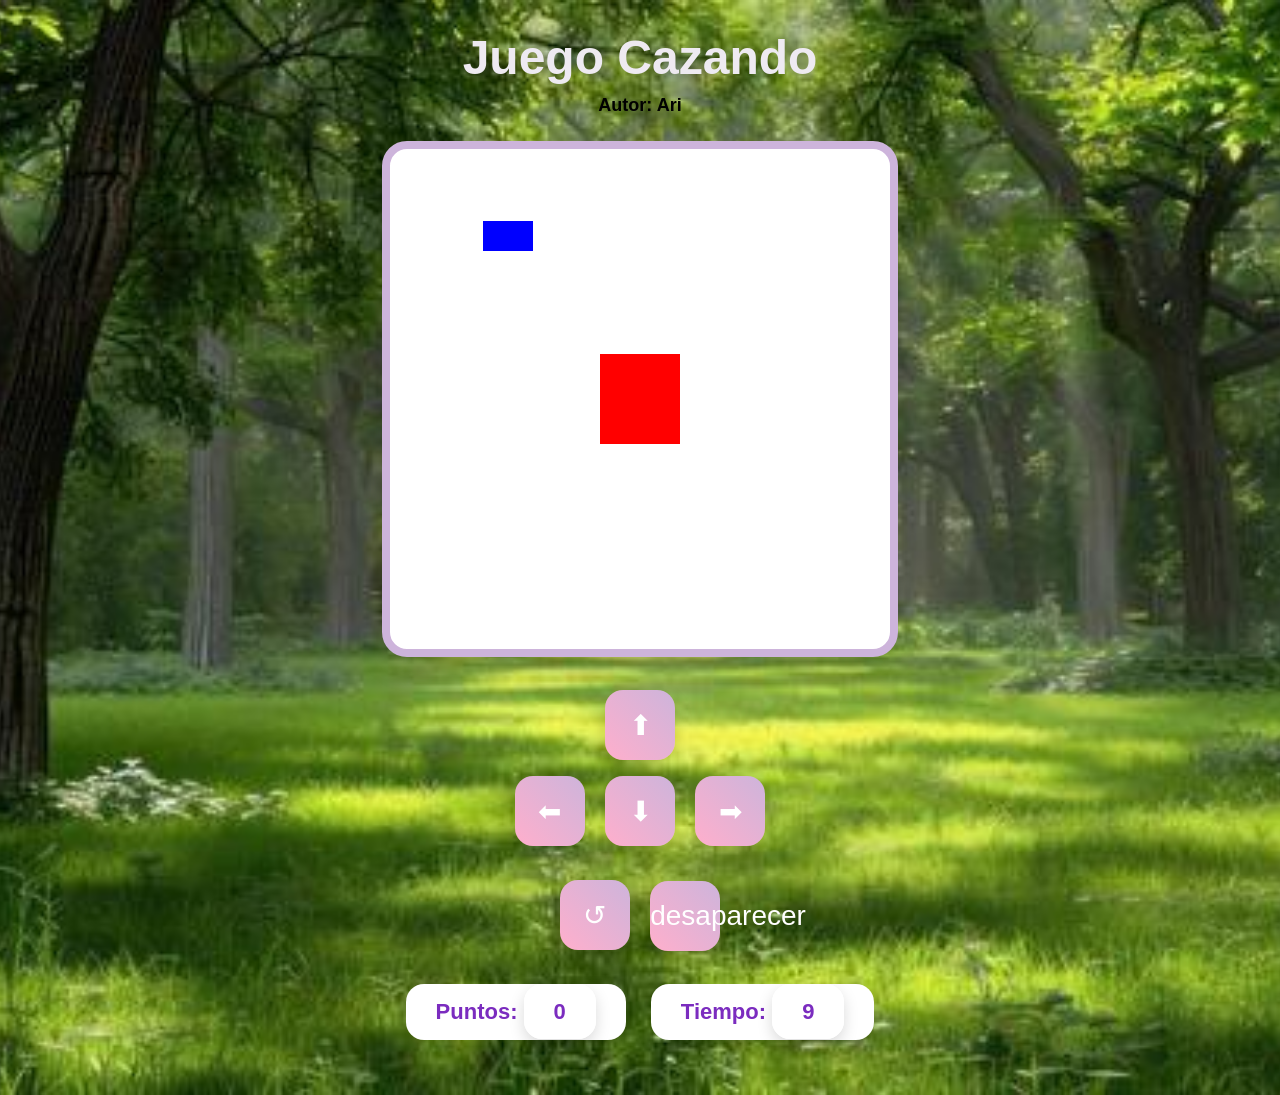
<file: index.html>
<!DOCTYPE html>
<html>
<head>
  <title>Juego Cazando</title>
  <link rel="stylesheet" href="cazando.css">
</head>
<body onload="iniciarJuego()">

<div class="encabezado">


    <div>

        <h1>Juego Cazando</h1>

        <p class="autor">
            Autor: Ari
        </p>

    </div>

</div>

<canvas id="areaJuego" width="500" height="500"></canvas>

<div class="controles">
    <button onclick="moverArriba()">⬆</button>
    <br>
    <button onclick="moverIzquierda()">⬅</button>
    <button onclick="moverAbajo()">⬇</button>
    <button onclick="moverDerecha()">➡</button>
    <br><br>
    <button onclick="reiniciarJuego()">↺</button>
     <button onclick="desaparecerGato()">desaparecer</button>
  </div>


  <div class="panel">
    <span>Puntos: <span id="puntos">0</span></span>
    <span>Tiempo: <span id="tiempo">10</span></span>
  </div>

  <p id="mensaje"></p>

<script src="cazando.js"></script>
</body>
</html>
</file>
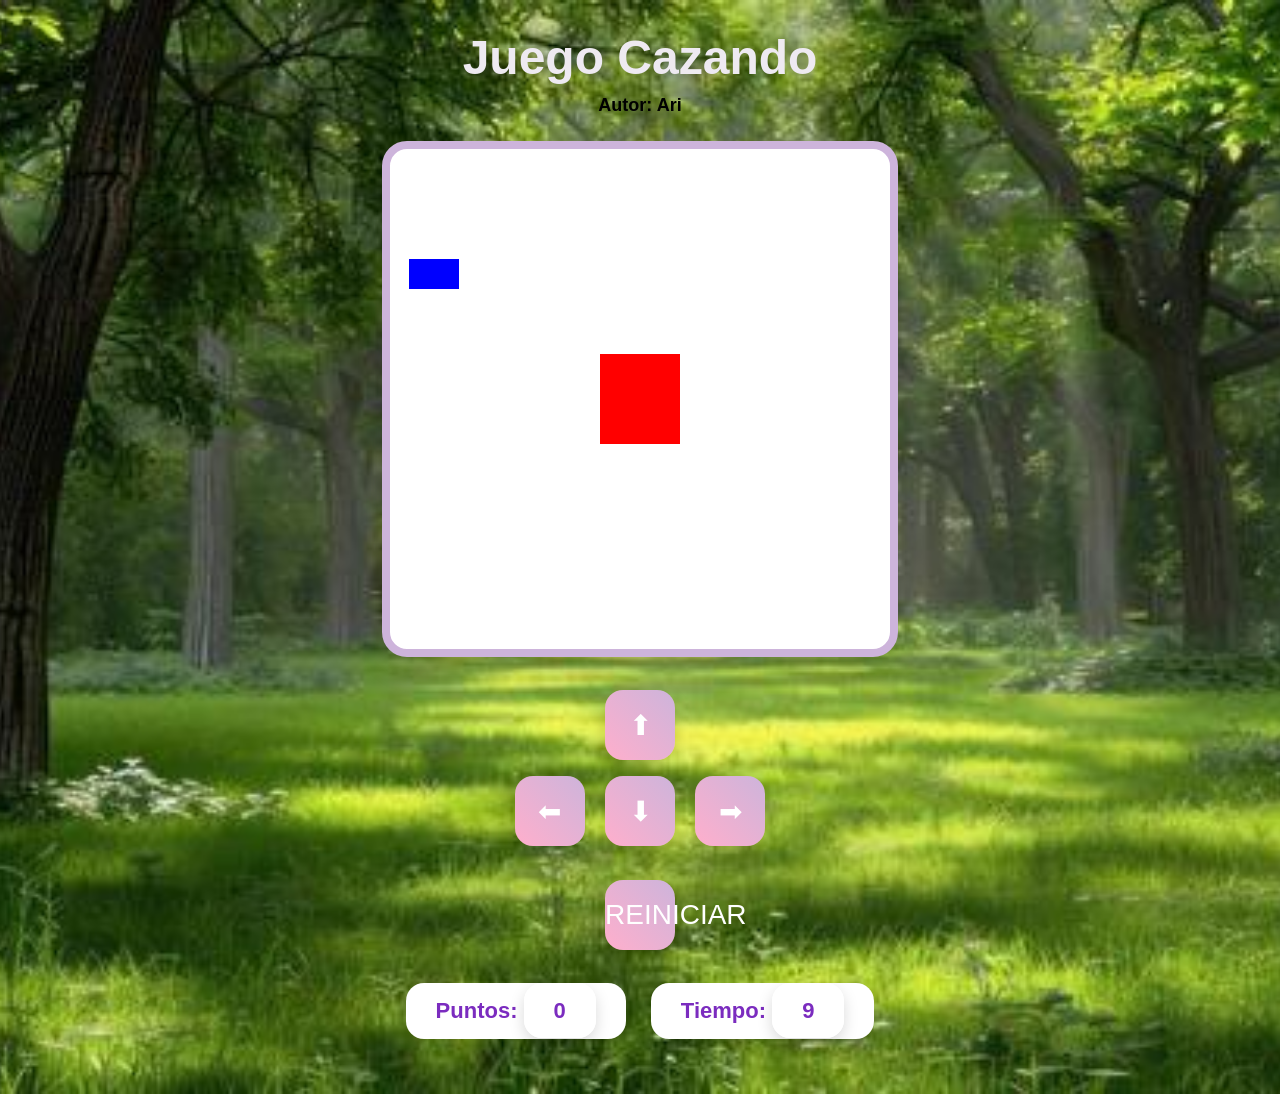
<file: cazando.html>
<!DOCTYPE html>
<html>
<head>
  <title>Juego Cazando</title>
  <link rel="stylesheet" href="cazando.css">
</head>
<body onload="iniciarJuego()">

<div class="encabezado">


    <div>

        <h1>Juego Cazando</h1>

        <p class="autor">
            Autor: Ari
        </p>

    </div>

</div>

<canvas id="areaJuego" width="500" height="500"></canvas>

<div class="controles">
    <button onclick="moverArriba()">⬆</button>
    <br>
    <button onclick="moverIzquierda()">⬅</button>
    <button onclick="moverAbajo()">⬇</button>
    <button onclick="moverDerecha()">➡</button>
    <br><br>
<button onclick="reiniciarJuego()">REINICIAR</button>
  </div>


  <div class="panel">
    <span>Puntos: <span id="puntos">0</span></span>
    <span>Tiempo: <span id="tiempo">10</span></span>
  </div>

  <p id="mensaje"></p>

<script src="cazando.js"></script>
</body>
</html>
</file>
<file: cazando.css>
*{
    margin:0;
    padding:0;
    box-sizing:border-box;
}

body{

    text-align:center;
    font-family:'Segoe UI',Arial,sans-serif;

    background-image:url("imagenes/fondo.jpeg");
    background-size:cover;
    background-position:center;
    background-repeat:no-repeat;

    padding:30px;

}

.encabezado{

    margin-bottom:25px;

}

.encabezado h1{

    font-size:48px;
    color:#eeeaf1;
    text-shadow:2px 2px 8px rgba(0,0,0,.15);

}

.autor{

    margin-top:10px;
    font-size:18px;
    color:#000000;
    font-weight:bold;

}

canvas{

    display:block;
    margin:25px auto;

    background:#ffffff;

    border:8px solid #cdb4db;

    border-radius:25px;

    box-shadow:0 12px 25px rgba(0,0,0,.18);

}

.panel{

    display:flex;

    justify-content:center;

    gap:25px;

    margin:25px;

}

.panel span{

    background:white;

    padding:15px 30px;

    border-radius:18px;

    font-size:22px;

    font-weight:bold;

    color:#7b2cbf;

    box-shadow:0 6px 15px rgba(0,0,0,.15);

}

.controles{

    margin-top:20px;

}

button{

    width:70px;

    height:70px;

    margin:8px;

    border:none;

    border-radius:18px;

    background:linear-gradient(45deg,#ffafcc,#cdb4db);

    color:white;

    font-size:28px;

    cursor:pointer;

    transition:.3s;

    box-shadow:0 8px 18px rgba(0,0,0,.18);

}

button:hover{

    transform:translateY(-4px);

    background:linear-gradient(45deg,#90dbf4,#a9def9);

}

button:active{

    transform:scale(.95);

}

.reiniciar{

    width:220px;

    height:60px;

    font-size:18px;

}

#mensaje{

    margin-top:25px;

    font-size:26px;

    font-weight:bold;

    color:#d63384;

}

@media(max-width:700px){




    canvas{

        width:95%;
        height:auto;

    }

    .panel{

        flex-direction:column;
        align-items:center;

    }


}
</file>
